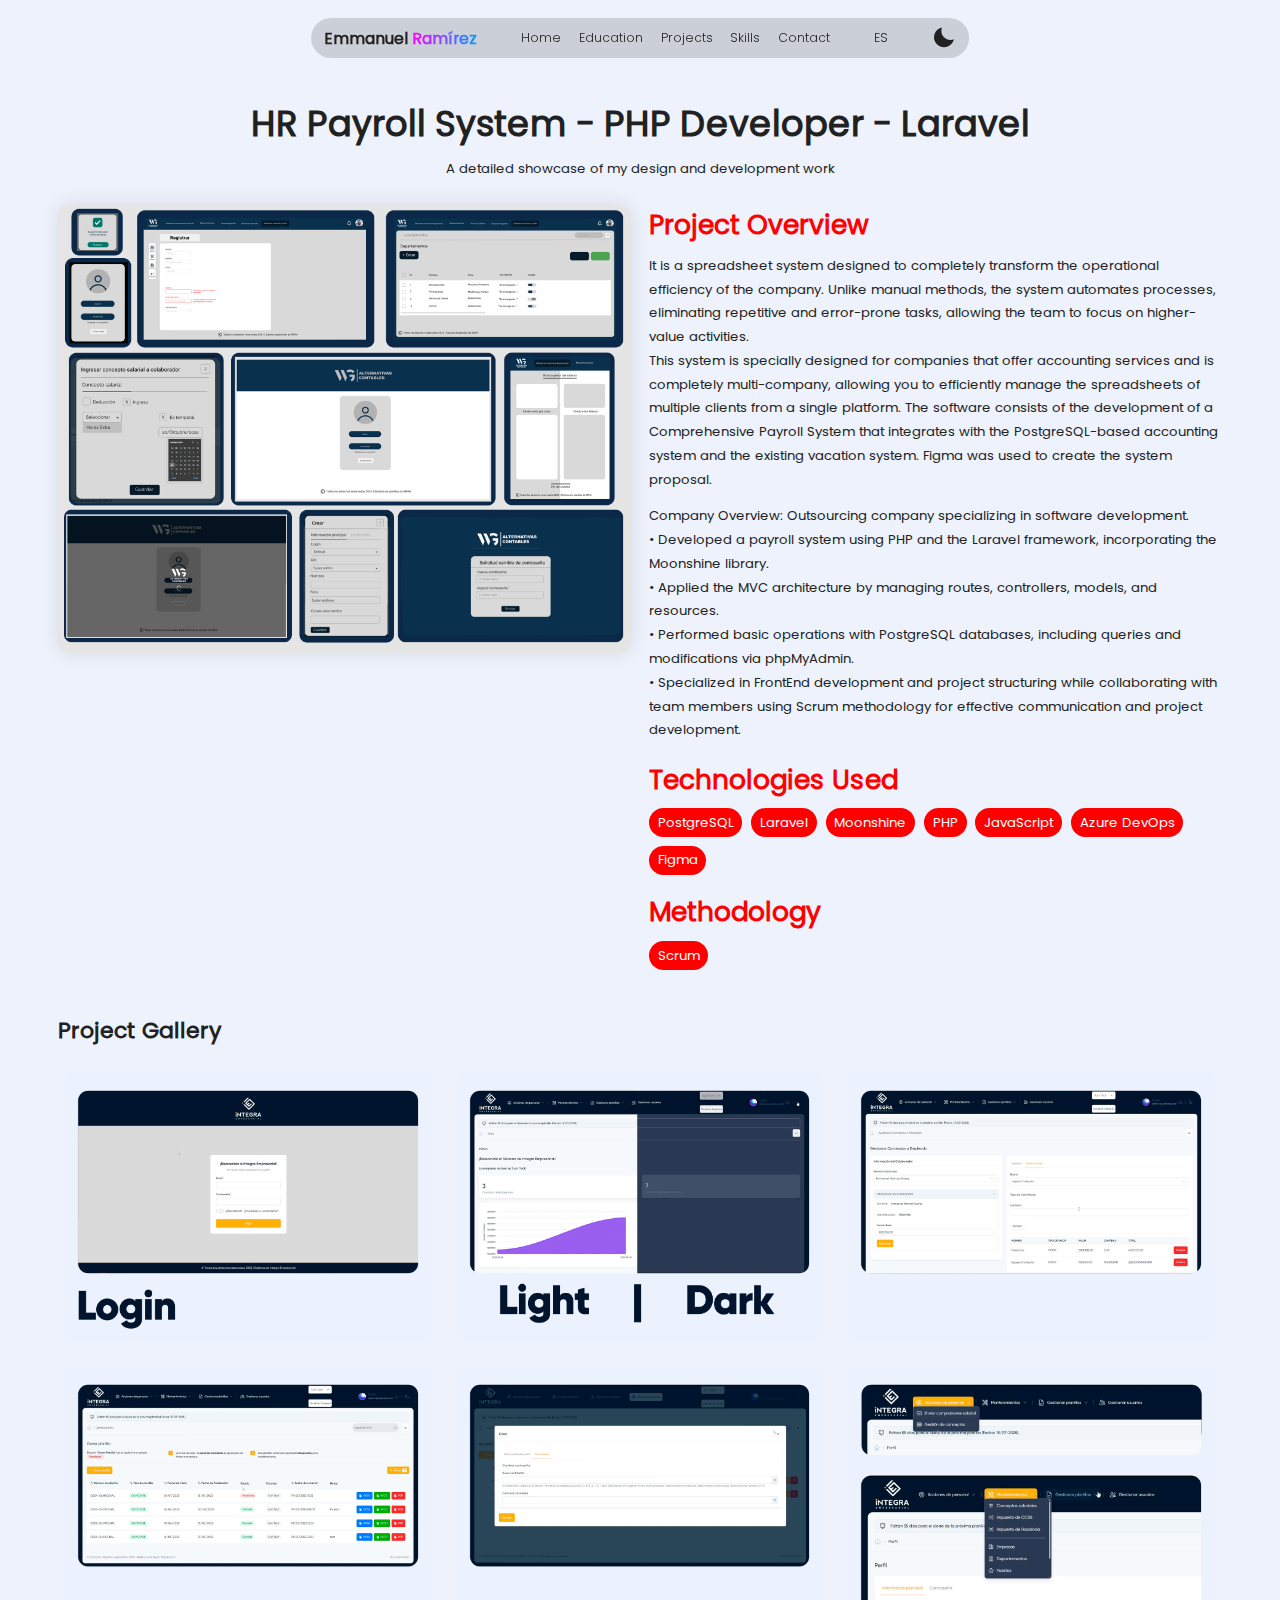
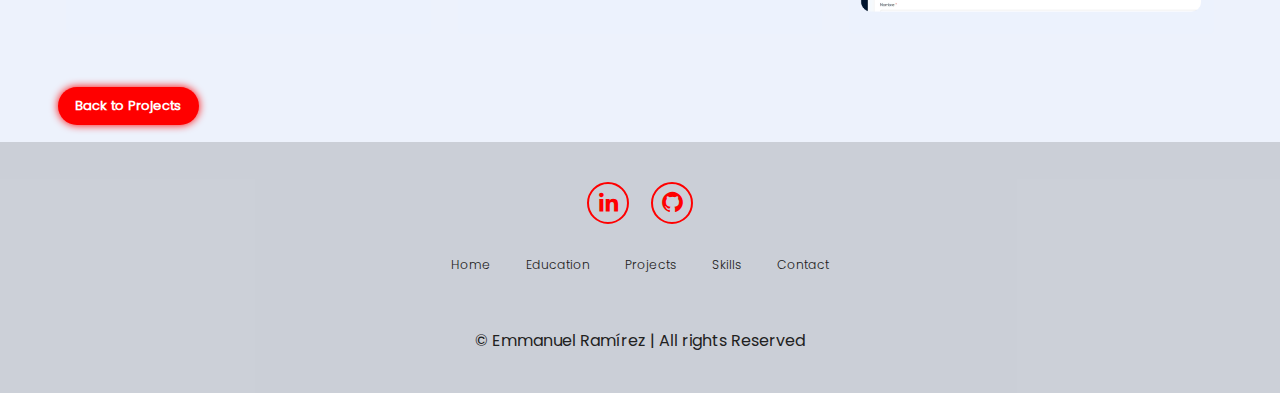
<file: project1.html>
<!DOCTYPE html>
<html lang="en">
<head>
    <meta charset="UTF-8">
    <meta name="viewport" content="width=device-width, initial-scale=1.0">
    <title>Project 1 | Emmanuel Ramírez Portfolio</title>
    <link rel="stylesheet" href="style.css">
    <link href='https://unpkg.com/boxicons@2.1.4/css/boxicons.min.css' rel='stylesheet'>
    <style>
        /* Estilos específicos para la página de proyecto */
        .project-content {
            padding: 2rem;
            max-width: 1200px;
            margin: 0 auto;
        }
        
        .project-header {
            margin-top:9rem;
            text-align: center;
            margin-bottom: 3rem;
        }
        
        .project-header p {
            font-size: 1.5rem;
        }
        
        .project-header h1 {
            font-size: 4rem;
            margin-bottom: 1rem;
        }
        
        .project-details {
            display: flex;
            flex-wrap: wrap;
            gap: 2rem;
            margin-bottom: 3rem;
        }
        
        .project-image {
            flex: 1;
            min-width: 300px;
        }
        
        .project-image img {
            width: 100%;
            border-radius: 10px;
            box-shadow: 0 0 20px rgba(0, 0, 0, 0.1);
        }
        
        .project-info {
            flex: 1;
            min-width: 300px;
        }
        
        .project-info h2 {
            font-size: 3rem;
            margin-bottom: 1rem;
            color: var(--main-color);
        }
        
        .project-description {
            margin-bottom: 2rem;
        }
        
        .project-description p {
            font-size: 1.5rem;
            line-height: 1.8;
        }
        
        .tech-stack {
            margin-bottom: 2rem;
        }
        
        .tech-stack ul {
            display: flex;
            flex-wrap: wrap;
            gap: 1rem;
            list-style: none;
            padding: 0;
        }
        
        .tech-stack li {
            background-color: var(--main-color);
            color: white;
            padding: 0.5rem 1rem;
            border-radius: 20px;
            font-size: 1.5rem;
        }
        
        .project-gallery {
            margin-top: 3rem;
        }

        .project-gallery h2{
            font-size: 2.5rem;
            margin-bottom: 2rem;
        }
        
        .gallery-grid {
            display: grid;
            grid-template-columns: repeat(auto-fill, minmax(300px, 1fr));
            gap: 1rem;
        }
        
        .gallery-item img {
            width: 100%;
            border-radius: 5px;
            transition: transform 0.3s ease;
        }
        
        .gallery-item img:hover {
            transform: scale(1.05);
        }
        
        .back-to-home {
            display: inline-block;
            margin-top: 5rem;
            background-color: var(--main-color);
            color: #fff;
            padding: 1rem 2rem;
            border-radius: 4rem;
            box-shadow: 0 0 1rem var(--main-color);
            font-size: 1.5rem;
            font-weight: 600;
            transition: 0.5s ease;
            text-decoration: none;
        }
        
        .back-to-home:hover {
            box-shadow: none;
        }
        
        @media (max-width: 768px) {
            .project-details {
                flex-direction: column;
            }
        }
    </style>
</head>
<body class="light-mode">
    <header class="header">
        <a href="index.html" class="logo">Emmanuel
            <span>Ramírez</span></a>

        <i class='bx bx-menu' id="menu-icon"></i>

        <nav class="navbar">
            <li>
            <a href="index.html#home" data-key="nav_home">Home</a>
            </li>
            <li>
            <a href="index.html#education" data-key="nav_education">Education</a>
            </li>
            <li>
            <a href="index.html#projects" data-key="nav_projects">Projects</a>
            </li>
            <li>
            <a href="index.html#skills" data-key="nav_skills">Skills</a>
            </li>
            <li>
            <a href="index.html#contact" data-key="nav_contact">Contact Me</a>
            </li>
        </nav>

        <li>
        <a href="#" id="language-toggle">ES</a>
        </li>
        
        <i class='bx bxs-moon' id="mode-icon" style="font-size: 24px; cursor: pointer;"></i>
    </header>

    <section class="project-content">
        <div class="project-header">
            <h1 data-key="p1_title">HR Payroll System - PHP Developer - Laravel</h1>
            <p data-key="p1_subtitle">A detailed showcase of my design and development work</p>
        </div>

        <div class="project-details">
            <div class="project-image">
                <img src="sistemaplanillas.png" alt="Project 1 main image">
            </div>
            <div class="project-info">
                <div class="project-description">
                    <h2 data-key="p1_overview_title">Project Overview</h2>
                    <p data-key="p1_desc_1">It is a spreadsheet system designed to completely transform the operational efficiency of the company. Unlike manual methods, the system automates processes, eliminating repetitive and error-prone tasks, allowing the team to focus on higher-value activities.</p>
                    <p data-key="p1_desc_2">This system is specially designed for companies that offer accounting services and is completely multi-company, allowing you to efficiently manage the spreadsheets of multiple clients from a single platform. The software consists of the development of a Comprehensive Payroll System that integrates with the PostgreSQL-based accounting system and the existing vacation system. Figma was used to create the system proposal.</p><br>
                    <p data-key="p1_desc_3">Company Overview: Outsourcing company specializing in software development.<br>
                         • Developed a payroll system using PHP and the Laravel framework, incorporating the Moonshine
                         library.<br>
                         • Applied the MVC architecture by managing routes, controllers, models, and resources.<br>
                         • Performed basic operations with PostgreSQL databases, including queries and modifications via
                         phpMyAdmin.<br>
                         • Specialized in FrontEnd development and project structuring while collaborating with team
                         members using Scrum methodology for effective communication and project development.</p>
                </div>
                
                <div class="tech-stack">
                    <h2 data-key="p1_tech_title">Technologies Used</h2>
                    <ul>
                        <li>PostgreSQL</li>
                        <li>Laravel</li>
                        <li>Moonshine</li>
                        <li>PHP</li>
                        <li>JavaScript</li>
                        <li>Azure DevOps</li>
                        <li>Figma</li>
                    </ul>
                </div>
                
                <div class="tech-stack">
                    <h2>Methodology</h2>
                    <ul>
                        <li>Scrum</li>
                    </ul>
                </div>
            </div>
        </div>
        
        <div class="project-gallery">
            <h2 data-key="p2_gallery_title">Project Gallery</h2>
            <div class="gallery-grid">
                <div class="gallery-item" style="display: flex; justify-content: center; align-items: center; padding: 1rem;">
                    <img src="login.png" alt="Performance Metrics" style="max-width: 100%; max-height: 300px; width: auto; height: auto; display: block;">
                </div>
                <div class="gallery-item" style="display: flex; justify-content: center; align-items: center; padding: 1rem;">
                    <img src="temas.png" alt="Performance Metrics" style="max-width: 100%; max-height: 300px; width: auto; height: auto; display: block;">
                </div>
                <div class="gallery-item" style="display: flex; justify-content: center; align-items: center; padding: 1rem;">
                    <img src="screen1.png" alt="Performance Metrics" style="max-width: 100%; max-height: 300px; width: auto; height: auto; display: block;">
                </div>
                <div class="gallery-item" style="display: flex; justify-content: center; align-items: center; padding: 1rem;">
                    <img src="screen2.png" alt="Performance Metrics" style="max-width: 100%; max-height: 300px; width: auto; height: auto; display: block;">
                </div>
                <div class="gallery-item" style="display: flex; justify-content: center; align-items: center; padding: 1rem;">
                    <img src="screen3.png" alt="Performance Metrics" style="max-width: 100%; max-height: 300px; width: auto; height: auto; display: block;">
                </div>
                <div class="gallery-item" style="display: flex; justify-content: center; align-items: center; padding: 1rem;">
                    <img src="opcionesmenu.png" alt="Performance Metrics" style="max-width: 100%; max-height: 300px; width: auto; height: auto; display: block;">
                </div>
            </div>
        </div>
        
        <a href="index.html#projects" class="back-to-home" data-key="back_to_projects">Back to Projects</a>
    </section>

    <footer class="footer">
        <div class="social">
            <a href="https://www.linkedin.com/in/emmanuel-ramírez-barquero-0a9726339"><i class='bx bxl-linkedin'></i></a>
            <a href="#"><i class='bx bxl-github'></i></a>
        </div>

        <ul class="list">
            <li>
                <a href="#home" data-key="nav_home" data-translate="home_footer">Home</a>
            </li>
            <li>
                <a href="#education" data-key="nav_education">Education</a>
            </li>
            <li>
                <a href="#projects" data-key="nav_projects">Projects</a>
            </li>
            <li>
                <a href="#skills" data-key="nav_skills">Skills</a>
            </li>
            <li>
                                <a href="#contact" data-key="nav_contact" data-translate="contact_me_footer">Contact Me</a>
            </li>
        </ul>
        <p class="copyright">
            © Emmanuel Ramírez | All rights Reserved
        </p>
    </footer>

    <script src="script.js"></script>
</body>
</html>
</file>
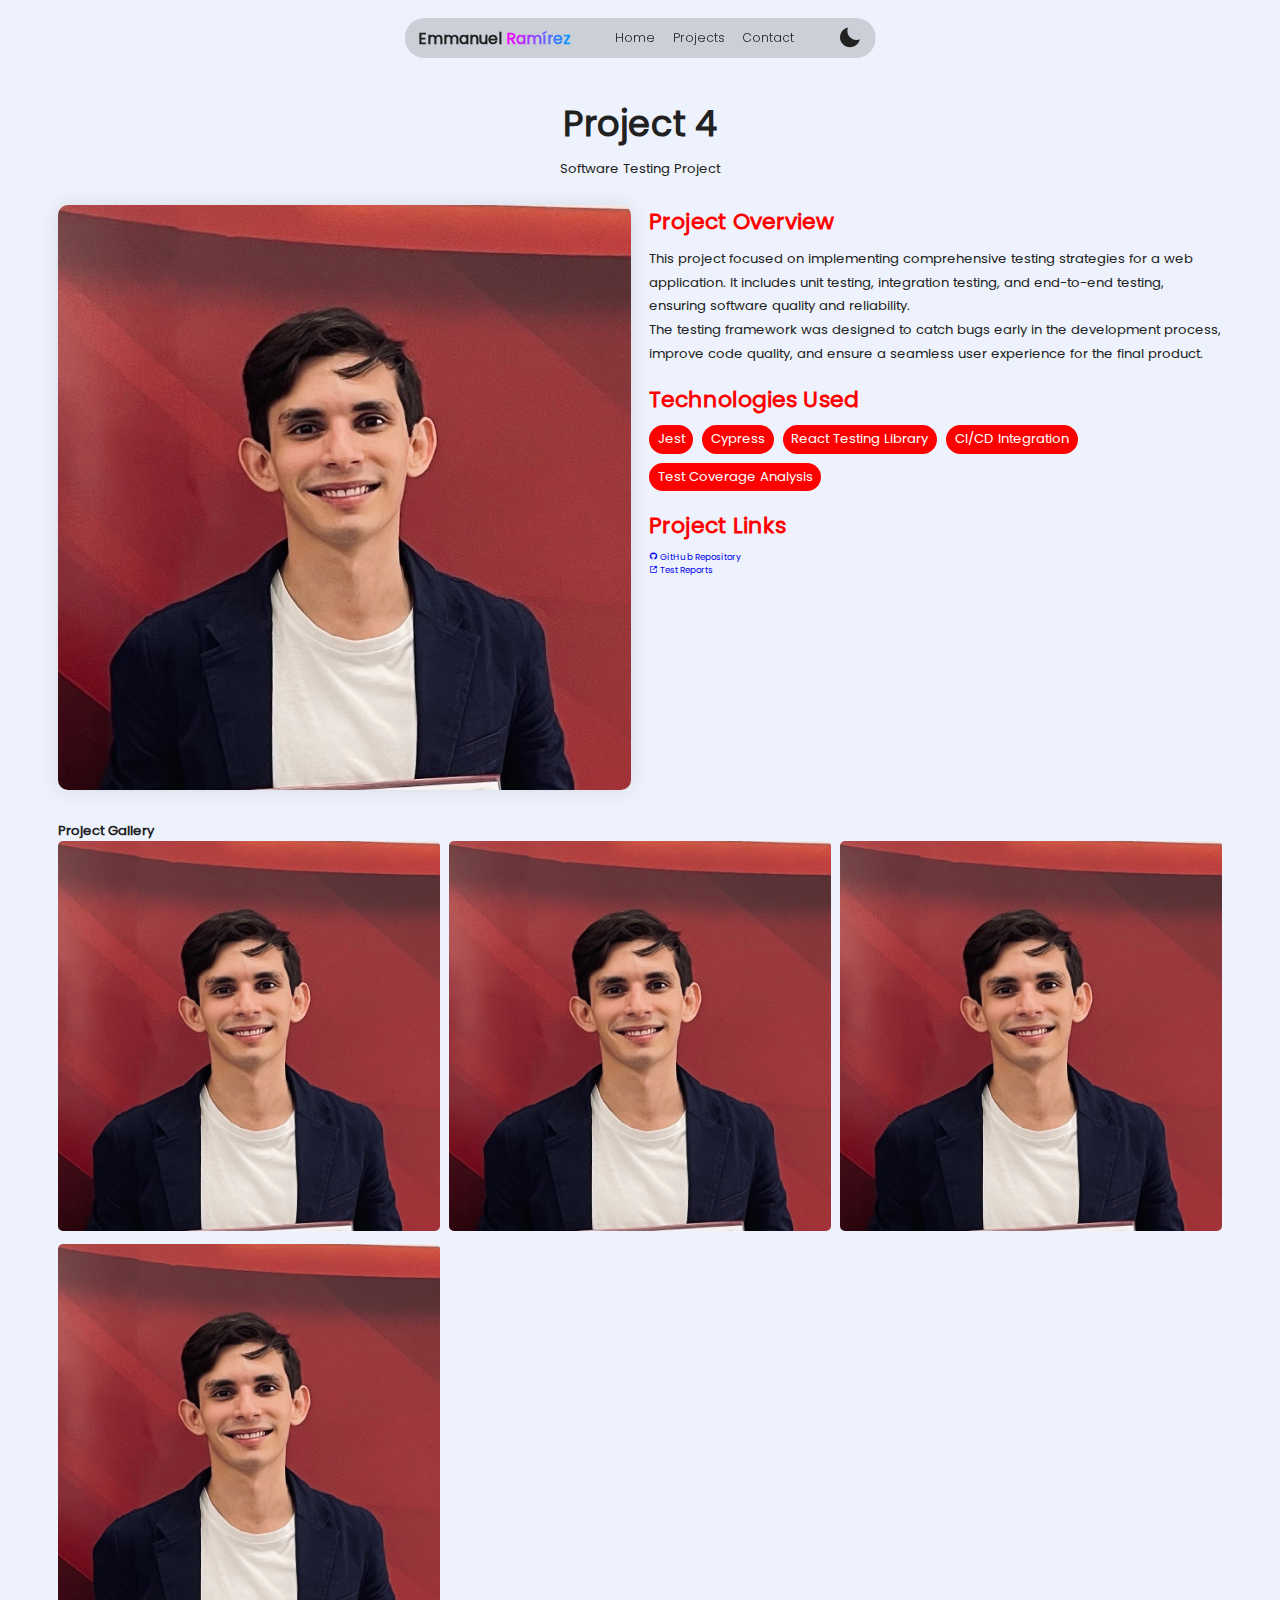
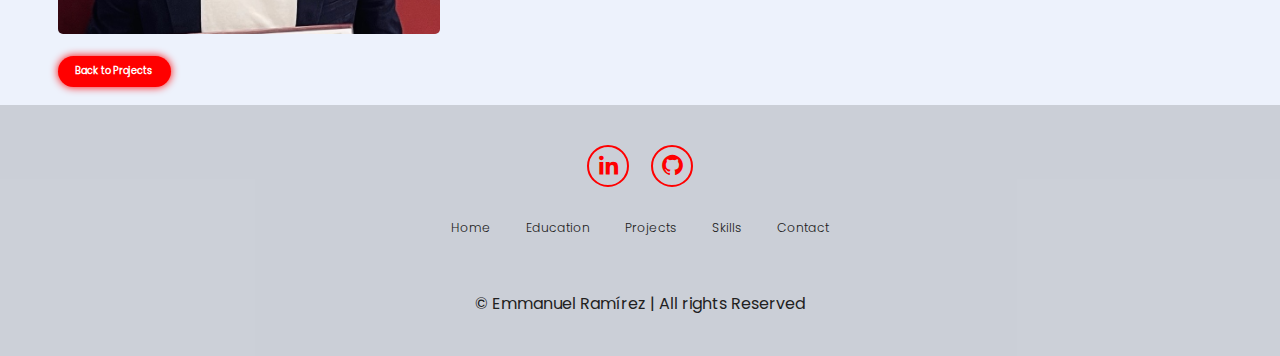
<file: project4.html>
<!DOCTYPE html>
<html lang="en">
<head>
    <meta charset="UTF-8">
    <meta name="viewport" content="width=device-width, initial-scale=1.0">
    <title>Project 4 | Emmanuel Ramírez Portfolio</title>
    <link rel="stylesheet" href="style.css">
    <link href='https://unpkg.com/boxicons@2.1.4/css/boxicons.min.css' rel='stylesheet'>
    <style>
        /* Estilos específicos para la página de proyecto */
        .project-content {
            padding: 2rem;
            max-width: 1200px;
            margin: 0 auto;
        }
        
        .project-header {
            margin-top: 9rem;
            text-align: center;
            margin-bottom: 3rem;
        }
        
        .project-header p {
            font-size: 1.5rem;
        }
        
        .project-header h1 {
            font-size: 4rem;
            margin-bottom: 1rem;
        }
        
        .project-details {
            display: flex;
            flex-wrap: wrap;
            gap: 2rem;
            margin-bottom: 3rem;
        }
        
        .project-image {
            flex: 1;
            min-width: 300px;
        }
        
        .project-image img {
            width: 100%;
            border-radius: 10px;
            box-shadow: 0 0 20px rgba(0, 0, 0, 0.1);
        }
        
        .project-info {
            flex: 1;
            min-width: 300px;
        }
        
        .project-info h2 {
            font-size: 2.5rem;
            margin-bottom: 1rem;
            color: var(--main-color);
        }
        
        .project-description {
            margin-bottom: 2rem;
        }
        
        .project-description p {
            font-size: 1.5rem;
            line-height: 1.8;
        }
        
        .tech-stack {
            margin-bottom: 2rem;
        }
        
        .tech-stack ul {
            display: flex;
            flex-wrap: wrap;
            gap: 1rem;
            list-style: none;
            padding: 0;
        }
        
        .tech-stack li {
            background-color: var(--main-color);
            color: white;
            padding: 0.5rem 1rem;
            border-radius: 20px;
            font-size: 1.5rem;
        }
        
        .project-gallery {
            margin-top: 3rem;
        }
        
        .gallery-grid {
            display: grid;
            grid-template-columns: repeat(auto-fill, minmax(300px, 1fr));
            gap: 1rem;
        }
        
        .gallery-item img {
            width: 100%;
            border-radius: 5px;
            transition: transform 0.3s ease;
        }
        
        .gallery-item img:hover {
            transform: scale(1.05);
        }
        
        .back-to-home {
            display: inline-block;
            margin-top: 2rem;
            background-color: var(--main-color);
            color: #fff;
            padding: 1rem 2rem;
            border-radius: 4rem;
            box-shadow: 0 0 1rem var(--main-color);
            font-size: 1.1rem;
            font-weight: 600;
            transition: 0.5s ease;
            text-decoration: none;
        }
        
        .back-to-home:hover {
            box-shadow: none;
        }
        
        @media (max-width: 768px) {
            .project-details {
                flex-direction: column;
            }
        }
    </style>
</head>
<body class="light-mode">
    <header class="header">
        <a href="index.html" class="logo">Emmanuel
            <span>Ramírez</span></a>

        <i class='bx bx-menu' id="menu-icon"></i>

        <nav class="navbar">
            <li>
                <a href="index.html">Home</a>
            </li>
            <li>
                <a href="index.html#projects" class="active">Projects</a>
            </li>
            <li>
                <a href="index.html#contact">Contact</a>
            </li>
        </nav>
        <i class='bx bxs-moon' id="mode-icon" style="font-size: 24px; cursor: pointer;"></i>
    </header>

    <section class="project-content">
        <div class="project-header">
            <h1>Project 4</h1>
            <p>Software Testing Project</p>
        </div>

        <div class="project-details">
            <div class="project-image">
                <img src="image.jpg" alt="Project 4 main image">
            </div>
            <div class="project-info">
                <div class="project-description">
                    <h2>Project Overview</h2>
                    <p>This project focused on implementing comprehensive testing strategies for a web application. It includes unit testing, integration testing, and end-to-end testing, ensuring software quality and reliability.</p>
                    <p>The testing framework was designed to catch bugs early in the development process, improve code quality, and ensure a seamless user experience for the final product.</p>
                </div>
                
                <div class="tech-stack">
                    <h2>Technologies Used</h2>
                    <ul>
                        <li>Jest</li>
                        <li>Cypress</li>
                        <li>React Testing Library</li>
                        <li>CI/CD Integration</li>
                        <li>Test Coverage Analysis</li>
                    </ul>
                </div>
                
                <div class="project-links">
                    <h2>Project Links</h2>
                    <p><a href="#" target="_blank"><i class='bx bxl-github'></i> GitHub Repository</a></p>
                    <p><a href="#" target="_blank"><i class='bx bx-link-external'></i> Test Reports</a></p>
                </div>
            </div>
        </div>
        
        <div class="project-gallery">
            <h2>Project Gallery</h2>
            <div class="gallery-grid">
                <div class="gallery-item">
                    <img src="image.jpg" alt="Test Coverage Report">
                </div>
                <div class="gallery-item">
                    <img src="image.jpg" alt="CI/CD Pipeline">
                </div>
                <div class="gallery-item">
                    <img src="image.jpg" alt="Bug Tracking Dashboard">
                </div>
                <div class="gallery-item">
                    <img src="image.jpg" alt="Performance Testing Results">
                </div>
            </div>
        </div>
        
        <a href="index.html#projects" class="back-to-home">Back to Projects</a>
    </section>

    <footer class="footer">
        <div class="social">
            <a href="#"><i class='bx bxl-linkedin'></i></a>
            <a href="#"><i class='bx bxl-github'></i></a>
        </div>

        <ul class="list">
            <li>
                <a href="#home" data-key="nav_home" data-translate="home_footer">Home</a>
            </li>
            <li>
                <a href="#education" data-key="nav_education">Education</a>
            </li>
            <li>
                <a href="#projects" data-key="nav_projects">Projects</a>
            </li>
            <li>
                <a href="#skills" data-key="nav_skills">Skills</a>
            </li>
            <li>
                                <a href="#contact" data-key="nav_contact" data-translate="contact_me_footer">Contact Me</a>
            </li>
        </ul>
        <p class="copyright">
            © Emmanuel Ramírez | All rights Reserved
        </p>
    </footer>
    
    <script src="script.js"></script>
</body>
</html>
</file>
<file: style.css>
@font-face {
    font-family: 'Poppins';
    src: url('fonts/Poppins-Regular.ttf') format('truetype');
    font-weight: 400;
    font-style: normal;
    font-display: swap;
}


@font-face {
    font-family: 'Poppins';
    src: url('fonts/Poppins-Light.ttf') format('truetype');
    font-weight: 300;
    font-style: normal;
    font-display: swap;
}


* {
    margin: 0;
    padding: 0;
    box-sizing: border-box;
    text-decoration: none;
    border: none;
    outline: none;
    scroll-behavior: smooth;
    list-style: none;
}

:root {
    --primary-color: #edf2fc;
    --secondary-color: #212121;
    --third-color: #ffffff;
    --text-color: white;
    --main-color: #ff0000;
    --third-bg-color: #1b0000;
    --background-image:url(backgroundblanco.png)center no-repeat;
    --font-color: linear-gradient(to right, rgb(255, 0, 255),rgb(0,157,255));
}

html{
    font-size: 60%;
    overflow-x: hidden;
}

body {
    font-family: 'Poppins', sans-serif;
    transition: all 0.3s ease;
    background-image: var(--background-image, none);
    background-color: var(--primary-color);
    color: var(--secondary-color);
    min-height: 100vh;
}


/* Tema Oscuro */
.dark-theme {
    --primary-color: #080808;
    --secondary-color: #ffffff;
    --third-color: rgba(30, 30, 30, 0.8);
    --navbar-bg: rgba(30, 30, 30, 0.8);
    --navbar-border: rgba(255, 255, 255, 0.1);
    --nav-hover: rgba(255, 255, 255, 0.1);
    --background-image: url(background.avif) center no-repeat;
}

/* Tema Claro */
.light-theme {
    --primary-color: #f8f9fa;
    --secondary-color: #333333;
    --third-color: rgba(255, 255, 255, 0.9);
    --navbar-bg: rgba(255, 255, 255, 0.85);
    --navbar-border: rgba(0, 0, 0, 0.08);
    --nav-hover: rgba(0, 0, 0, 0.04);
    --background-image: linear-gradient(135deg, #f5f7fa 0%, #e4e8f0 100%);
    --card-bg: rgba(255, 255, 255, 0.9);
    --card-shadow: 0 4px 6px rgba(0, 0, 0, 0.05);
}

.header{
    position: fixed;
    top:2rem;
    left: 50%;
    transform: translateX(-50%);
    display: flex;
    align-items: center;
    justify-content: center;
    gap: 5rem;
    background-color: rgba(70, 70, 70, 0.2);
    backdrop-filter: blur(10px);
    color: var(--secondary-color);
    padding: 0.9rem 1.5rem;
    border-radius: 3rem;
    z-index: 1000;
}

.logo{
    font-size: 1.8rem;
    color:var(--secondary-color);
    font-weight: 600;
    cursor: pointer;
    text-wrap: nowrap;
    transition: 0.3s ease-in-out;
}

.logo:hover{
    transform: scale(1,1);
}


.navbar{
    display: flex;
    gap: 2rem;
}

li a{
    font-size: 1.4rem;
    position: relative;
    color: var(--secondary-color);
    font-weight: 300;
}

#language-toggle {
    font-size: 1.4rem;
    color: var(--secondary-color);
    font-weight: 300;
    cursor: pointer;
    background: none;
    border: none;
}

li a::before{
    position: absolute;
    content: '';
    width: 0;
    left: 0;
    height: 3.5px;
    top: 20px;
    border-radius: 1rem;
    transition: 0.3s ease-in-out;
    background: linear-gradient(to right,rgb(0, 157, 255),rgb(255, 0, 255));
}

li a:hover::before{
    width: 100%;
}

#menu-icon{
    font-size: 2.6rem;
    color: var()var(--main-color);
    display: none;
}

#moon{
    font-size: 1.5rem;
    color: black;
}

#sun{
    font-size: 1.5rem;
    color: white;
}

section{
    min-height: 100vh;
    padding: 10rem 12% 10rem;
}

.home{
    display: flex;
    align-items: center;
    justify-content: center;
    gap: 15rem;
}

.home-content{
    display: flex;
    flex-direction: column;
    align-items: baseline;
    text-align: left;
    justify-content: left;
    margin-top: 3rem;
}

span{
    color:var(--main-color);
    background: linear-gradient(to right, rgb(255, 0, 255),rgb(0,157,255));
    background-clip: text;
    color: transparent;
    
}

.logo.span{
    color:var(--main-color);
}

.home-content h3{
    margin-bottom: 2rem;
    margin-top: 1rem;
    font-size: 3.5rem;
}

.home-content h1{
    font-size: 7rem;
    font-weight: 600;
    margin-top: 1.5rem;
    line-height: 1;
}

.home-img{
    border-radius: 50%;
}

.home-img img{
    position: relative;
    top: 3rem;
    width: 25vw;
    border-radius: 50%;
    box-shadow: 0 0 25px var(--main-color);
    cursor: pointer;
    transition: 0.4s ease-in-out;
}

.home-img img:hover{
    box-shadow: 0 0 25px var(--main-color),
                0 0 50px var(--main-color),
                0 0 100px var(--main-color);
}

.home-content p{
    font-size: 1.5rem;
    font-weight: 500;
    line-height: 1.8;
    max-width: 1000px;
}

.social-icons a{
    display: inline-flex;
    justify-content: center;
    align-items: center;
    width: 4.5rem;
    height: 4.5rem;
    background: transparent;
    border: 2px solid var(--main-color);
    font-size: 2.5rem;
    border-radius: 50%;
    color: var(--main-color);
    margin: 3rem 1.5rem 3rem 0;
    transition: 0.3s ease-in-out;
}

.social-icons a:hover{
    color:var(--text-color);
    transform: scale(1.3) translateY(-5px);
    box-shadow: 0 0 25px var(--main-color);
    background-color: var(--main-color);
}

.btn{
    display: inline-block;
    padding: 1rem 2.8rem;
    background: var(--main-color);
    box-shadow: 0 0 25px var(--main-color);
    border-radius: 4rem;
    font-size: 1.6rem;
    color: var(--primary-color);
    border: 2px solid transparent;
    letter-spacing: 0.1rem;
    font-weight: 600;
    transition: 0.3s ease-in-out;
    cursor: pointer;
}

.btn:hover{
    transform: scale(1.05);
    box-shadow: 0 0 50px var(--main-color);
}

.btn-group{
    display: flex;
    align-items: center;
    gap: 1.5rem;
}

.btn-group a:nth-last-of-type(2){
    background-color: var(--primary-color);
    color: var(--main-color);
    border: 2px solid var(--main-color);
    box-shadow: 0 0 25px transparent;
}

.btn-group a:nth-last-of-type(2):hover{
    box-shadow: 0 0 25px var(--main-color);
    background-color: var(--main-color);
    color: var(--primary-color);
}

.text-animation span{
    position: relative;
}

.text-animation .animated-word::before{
    content: '';
    color: var(--font-color);
    animation: words 20s infinite;
}

.text-animation .animated-word::after{
    content: "";
    background-color: var(--primary-color);
    position: absolute;
    width: calc(100% + 8px);
    height: 100%;
    border-left: 3px solid var(--primary-color);
    right: -8px;
    animation: cursor 0.6s infinite, typing 20s steps(14) infinite;
}

@keyframes cursor {
    to{
        border-left: 2px solid var(--main-color);
    }
}
@keyframes words {
    0%,
    20%{
        content: var(--word-1);
    }21%,
    40%{
        content: var(--word-2);
    }41%,
    60%{
        content: var(--word-3);
    }61%,
    100%{
        content: var(--word-4);
    }
}

@keyframes typing {
    10%,
    15%,
    30%,
    35%,
    50%,
    55%,
    70%,
    75%,
    90%
{
        width: 0;
    }
    5%,
    20%,
    25%,
    40%,
    45%,
    60%,
    65%{
        width: calc(100% + 8px);
    }
}



.heading{
    font-size: 8rem;
    text-align: center;
    margin: 5rem 0;
}


.education{
    background: var(--primary-color);
    
}

.education h2{
    margin-bottom: 5rem;
}

.timeline-items{
    max-width: 1200px;
    margin: auto;
    display: flex;
    flex-wrap: wrap;
    position: relative;
}

.timeline-items::before{
    content: "";
    position: absolute;
    width: 6px;
    height: 68%;
    background-color: var(--main-color);
    left: calc(50% - 1px);
    top: 2%;
}

.timeline-item{
   margin-bottom: 40px;
   width: 100%;
   position: relative; 
}

.timeline-item:last-child{
    margin-bottom: 0;
}

.timeline-item:nth-child(odd){
    padding-right: calc(50% + 30px);
    text-align: right;
}

.timeline-item:nth-child(even){
    padding-left: calc(50% + 30px);
}

.timeline-dot{
    height: 21px;
    width: 21px;
    background-color: var(--main-color);
    box-shadow: 0 0 25px var(--main-color),
                0 0 50px var(--main-color);
    position: absolute;
    left: calc(50% - 8px);
    border-radius: 50%;
    top: 10px;
}

.timeline-date{
    font-size: 20px;
    font-weight: 800;
    color: var(--secondary-color);
    margin: 6px 0 15px;;
}

.timeline-content{
    background-color: var(--primary-color);
    border: 3px solid var(--main-color);
    padding: 25px 40px;
    border-radius: 4rem;
    box-shadow: 0 0 10px var(--main-color);
    cursor: pointer;
    transition: 0.3s ease-in-out;
}

.timeline-content:hover{
    transform: scale(1.05);
    box-shadow: 0 0 25px var(--main-color);
}

.timeline-content h3{
    font-size: 20px;
    color: var(--secondary-color);
    margin: 0 0 10px;
    font-weight: 500;
}

.timeline-content p{
    color: var(--secondary-color);
    font-size: 14px;
    font-weight: 300;
    line-height: 22px;
}

::-webkit-scrollbar{
    width: 5px;
}

::-webkit-scrollbar-thumb{
    background-color: var(--main-color);
}

::-webkit-scrollbar-track{
    background-color: var(--bg-color);
    width: 50px;
}

.services{
    background: var(--primary-color);
    color: black;
}

.services h2{
    margin-bottom: 5rem;
    color: var(--secondary-color);
}

.services-container{
    display:grid;
    grid-template-columns: repeat(2,1fr);
    align-items: center;
    gap: 2.5rem;
}

.service-box{
    background-color: var(--main-color);
    height: 300px;
    border-radius: 3rem;
    border: 5px solid transparent;
    cursor: pointer;
    transition: 0.4s ease-in-out;
}

.service-box:hover{
    background: var(--primary-color);
    color: var(--secondary-color);
    border: 5px solid var(--main-color);
    transform: scale(1.03);
}

.service-box .service-info{
    display: flex;
    flex-direction: column;
    text-align: left;
    max-height: 200px;
    justify-content: left;
    align-items: baseline;
    padding: 5rem 5rem;
}

.service-info h4{
    font-size: 3rem;
    font-weight: 800;
    line-height: 2;
}

.service-info p{
    font-size: 1.6rem;
    font-weight: 600;
    max-height: 100px;
    line-height: 1.7;
    margin: auto;
}

.services2{
    background: var(--third-color);
    color: black;
}

.services2 h2{
    margin-bottom: 5rem;
    color: var(--text-color)
}

.services2-container{
    display: grid;
    grid-template-columns: repeat(3,1fr);
    align-items: center;
    gap: 2.5rem
}

.service2-box{
    display: flex;
    align-items: center;
    justify-content: center;
    background-color: var(--main-color);
    height: 600px;
    border-radius: 3rem;
    border: 5px solid transparent;
    cursor: pointer;
    transition: 0.4s ease-in-out;
}

.service2-box:hover{
    background: var(--third-bg-color);
    color: var(--main-color);
    border: 5px solid var(--main-color);
    transform: scale(1.03);
}

.service2-box .service2-info{
    height: 100%;
    display: flex;
    flex-direction: column;
    text-align: center;
    justify-content: center;
    align-items: center;
    padding: 5rem 5rem;
}

.service2-info h4{
    font-size: 4rem;
    margin: 2rem 0;
    font-weight: 800;
    
}

.service2-info p{
    font-size: 1.4rem;
    font-weight: 600;
    line-height: 1.7;
}

.service2-info i{
    font-size: 8rem;
}

.projects{
    background: var(--background-image);
    background-size: cover;
}

.projects h2{
    color: var(--text-color);
}

.projects-box{
    display: grid;
    grid-template-columns: repeat(3,1fr);
    place-items: center;
    margin: 5rem 0;
    gap: 3rem;
    row-gap: 5rem;
}

.project-card h3{
    margin-bottom: 2rem;
    color: var(--text-color)
}


.project-card p{
    margin-bottom: 2rem;
    color: var(--text-color)
}
    

.project-card{
    height: 600px;
    max-width: 450px;
    background-color: rgba(0, 0, 0, 0.3);
    backdrop-filter: blur(30px);
    border: 2px solid var(--main-color);
    border-radius: 5rem;
    display: flex;
    flex-direction: column;
    align-items: center;
    justify-content: center;
    text-align: center;
    gap: 2rem;
    padding: 5rem 2rem;
    overflow: hidden;
    cursor: pointer;
    box-shadow: 0 0 5px var(--main-color);
    transition: 0.4s ease;
}

.contact {
    background: var(--primary-color);
    padding: 5rem 0;
    width: 100%;
    box-sizing: border-box;
}

.contact h2 {
    margin-bottom: 3rem;
    color: var(--secondary-color);
    text-align: center;
}



.contact .input-group {
    display: flex;
    flex-wrap: wrap;
    justify-content: center;
    gap: 15px;
    margin: 0 auto 20px;
    padding: 0 15px;
    width: 100%;
    max-width: 800px;
}

.contact .input-box {
    flex: 1 1 100%;
    min-width: 0;
    display: flex;
    flex-direction: column;
    align-items: center;
}


.contact .input-box input {
    max-width: 100%;
    width: 100%;
    text-align: center;
}

@media (min-width: 768px) {
    .contact {
        padding: 5rem 5%;
        display: flex;
        flex-direction: column;
        align-items: center;
    }
    .contact form {
        width: 100%;
        max-width: 800px;
    }
    .contact .input-box {
        flex: 1 1 calc(50% - 8px);
        max-width: calc(50% - 8px);
        align-items: center;
    }
}

.contact .input-group-2 {
    width: 100%;
    max-width: 800px;
    margin: 0 auto;
    padding: 0 15px;
    display: flex;
    flex-direction: column;
    align-items: center;
    justify-content: center;
}

.contact form .input-box input,
.contact form .input-group-2 textarea {
    width: 100%;
    max-width: 100%;
    padding: 1.5rem;
    font-size: 1.6rem;
    color: var(--secondary-color);
    background: var(--primary-color);
    border-radius: .8rem;
    margin: .7rem 0;
    border: 2px solid;
    border-image: linear-gradient(to right, rgb(255, 0, 255), rgb(0, 157, 255)) 1;
    box-shadow: 0 0 25px transparent;
    transition: .3s ease-in-out;
    text-align: center;
}

.contact form .input-box input:focus,
.contact form .input-group-2 textarea:focus{
    box-shadow: 0 0 25px rgb(0, 157, 255);
}

.contact form .input-group-2 textarea {
    resize: none;
    height: 20rem;
    width: 100% !important;
    max-width: 100% !important;
    margin: 0 auto;
    display: block;
}

.contact form .btn {
    width: 80%;
    max-width: 300px;
    margin: 2rem auto 0;
    cursor: pointer;
    display: block;
}

.project-card:hover{
    box-shadow: 0 0 25px var(--main-color),
                0 0 50px var(--main-color);
    transform: scale(1.02);
}

/* Skills Section */
.skills {
    background: var(--third-color);
}

.skills h2 {
    margin-bottom: 3rem;
    color: var(--secondary-color);
}

.skills-category {
    margin-bottom: 5rem;
}

.skills-category:last-child {
    margin-bottom: 0;
}

.category-title {
    font-size: 2.8rem;
    color: var(--main-color);
    text-align: center;
    margin-bottom: 2.5rem;
}

.skills-container {
    display: grid;
    grid-template-columns: repeat(auto-fit, minmax(250px, 1fr));
    gap: 2.5rem;
}

.skill-box {
    background: var(--primary-color);
    padding: 3rem 2rem;
    border-radius: 2rem;
    text-align: center;
    border: 2px solid var(--main-color);
    transition: .4s ease-in-out;
    cursor: pointer;
}

.skill-box:hover {
    transform: scale(1.05);
    box-shadow: 0 0 25px var(--main-color);
    background: var(--main-color);
}

.skill-box i {
    font-size: 7rem;
    color: var(--main-color);
    transition: .4s ease-in-out;
}

.skill-box:hover i {
    color: var(--primary-color);
}

.skill-box h3 {
    font-size: 2.2rem;
    color: var(--secondary-color);
    transition: .4s ease-in-out;
}

.skill-box:hover h3 {
    color: var(--primary-color);
}

.project-card img{
    max-width: 18vw;
    object-fit: cover;
    border-radius: 5px;
}

.project-card h3{
    font-size: 3rem;
}

.project-card p{
    font-size: 1.6rem;
}


.footer{
    position: relative;
    bottom: 0;
    width: 100%;
    padding: 40px 0;
    background-color: rgba(70, 70, 70, 0.2);
}

.footer .social{
    text-align: center;
    padding-bottom: 25px;
    color: var(--main-color);
}

.footer .social a{
    font-size: 25px;
    color: var(--main-color);
    border: 2px solid var(--main-color);
    width: 42px;
    height: 42px;
    line-height: 42px;
    display: inline-block;
    text-align: center;
    border-radius: 50%;
    margin: 0 10px;
    transition: 0.3s ease-in-out;
}

.footer .social a:hover{
    transform: scale(1.2) translateY(-10px);
    background-color: var(--main-color);
    color: black;
    box-shadow: 0 0 25px var(--main-color);
}

.footer ul{
    margin-top: 0;
    padding: 0;
    font-size: 18px;
    line-height: 1.6;
    margin-bottom: 0;
    text-align: center;
}

.footer ul li a{
    color: var(--secondary-color);
    border-bottom: 3px solid transparent;
    transition: 0.3 ease-in-out;
}

.footer ul li a:hover{
    
}

.footer ul li{
    display: inline-block;
    padding: 0 15px;
}

.footer .copyright{
    margin-top: 50px;
    text-align: center;
    font-size: 16px;
    color: var(--secondary-color);
}

.tech-stack {
            margin-bottom: 2rem;
        }
        
        .tech-stack ul {
            display: flex;
            flex-wrap: wrap;
            gap: 1rem;
            list-style: none;
            padding: 0;
        }
        
        .tech-stack li {
            background-color: var(--main-color);
            color: white;
            padding: 0.5rem 1rem;
            border-radius: 20px;
            font-size: 1.5rem;
        }

@media(max-width:1285px){
    html{
        font-size: 55%;
    }
    .services-container{
        padding-bottom: 7rem;
        grid-template-columns: repeat(2,1fr);
        margin: 0 5rem;
    }
    .projects-box{
        grid-template-columns: repeat(2,1fr);
    }

    .projects-box img{
        min-width: 30vw;
    }
}
@media(max-width:991px){
    header{
        padding: 2rem 3%;
    }
    section{
        padding: 5rem 2% 2rem;
    }
    .timeline-items::before{
        left: 7px;
        height: 65%;
    }
    .timeline-item:nth-child(odd){
        padding-right: 0;
        text-align: left;
    }
    .timeline-item:nth-child(odd),.timeline-item:nth-child(even){
        padding-left: 37px;
    }
    .timeline-dot{
        left: 0;
    }
    .services{
        padding-bottom: 7rem;
    }
    .footer{
        padding: 2rem 3%;
    }

    @media(max-width:895px){
        .home-img img {
            width: 55vw;
            max-width: 300px;
            top: 0;
        }

        header #menu-icon{
            display: block;
        }
        
        .navbar {
            position: absolute;
            top: 100%;
            left: 50%;
            transform: translateX(-50%);
            margin-top: 1rem;
            width: 90%;
            max-width: 400px;
            padding: 1.5rem;
            flex-direction: column;
            text-align: center;
            background: var(--third-color);
            backdrop-filter: blur(20px);
            -webkit-backdrop-filter: blur(20px);
            border: 1px solid var(--navbar-border);
            color: var(--secondary-color);
            display: none;
            border-radius: 2rem;
            z-index: 1000;
            box-shadow: 0 4px 30px rgba(0, 0, 0, 0.1);
            transition: all 0.3s ease;
        }


        .navbar li {
            margin: 0.5rem 0;
            padding: 0.8rem 1.2rem;
            border-radius: 0.8rem;
            transition: all 0.3s ease;
        }
        .navbar li:hover {
            background: var(--nav-hover);
            transform: translateY(-2px);
        }

        .navbar.active{
            display: block;
        }
        

        
        .home{
            flex-direction: column-reverse;
            margin: 5rem 3.5rem;
            gap: .1rem;
        }

    
        .skills{
            padding-top: 3rem;
        }

        .education{
            padding: 3rem 3.5rem;
        }

        .projects{
            padding: 7rem 4rem;
        }

        .contact{
            padding: 7rem 4rem;
        }
        
        .home-content h3{
            font-size: 2rem;
        }

        .home-content h1{
            font-size: 5rem;
        }
        
        .home-img img{
            width: 50vm;
        }
        .services h2{
            margin-bottom: 2rem;
        }
        .services-container{
            grid-template-columns: repeat(1,1fr);
        }
        .services2 h2{
            margin-bottom: 3rem;
        }

        .services2-container{
            grid-template-columns: repeat(1,1fr);
        }

        .heading{
            font-size: 6rem;
            text-align: center;
            margin-top: 1rem;
            margin-bottom: 1rem;
        }

        .projects-box{
            grid-template-columns: repeat(1,1fr);
        }
        .projects-box img{
            min-width: 29rem;
        }

        .contact form{
            width: 100%;
            max-width: 800px;
            margin: 0 auto;  
        }

        .project-card{
            height: 500px;
            width: 320px;
            background-color: rgba(0, 0, 0, 0.3);
            backdrop-filter: blur(30px);
            border: 2px solid var(--main-color);
            border-radius: 5rem;
            display: flex;
            flex-direction: column;
            align-items: center;
            justify-content: center;
            text-align: center;
            gap: 1rem;
            padding: 1rem 1rem;
            overflow: hidden;
            cursor: pointer;
            box-shadow: 0 0 5px var(--main-color);
            transition: 0.4s ease;
        }

        .project-card p{
            font-size: 1.9rem;
        }

        .contact .btn {
        width: 80%;
        padding: 1rem;
        font-size: 1.5rem;
        display: block;
        margin: 0 auto;
    }
    
    .btn-group{
    display: flex;
    align-items: center;
    gap: 1rem;
}



    .contact form .input-box input,
.contact form .input-group-2 textarea{
    width: 100%;
    padding: 1.5rem;
    font-size: 1.6rem;
    color: var(--secondary-color);
    background: var(--primary-color);
    border-radius: .8rem;
    margin: .7rem 0;
    border: 2px solid;
    border-image: linear-gradient(to right, rgb(255, 0, 255), rgb(0, 157, 255)) 1;
    box-shadow: 0 0 25px transparent;
    transition: .3s ease-in-out;
}
    }
}

/* Estilos para la sección de habilidades en móviles */
@media (max-width: 768px) {
    .skills-category {
        margin: 0 auto 3rem;
        padding: 0 2rem;
        max-width: 100%;
    }
    

    
    .skills-container {
        display: grid;
        grid-template-columns: repeat(2, 1fr);
        gap: 1.5rem;
        padding: 0 1rem;
    }
    
    .skill-box {
        background: var(--primary-color);
        padding: 1.5rem 0.5rem;
        border-radius: 1.2rem;
        text-align: center;
        min-height: 140px;
        display: flex;
        flex-direction: column;
        align-items: center;
        justify-content: center;
        box-shadow: 0 4px 8px rgba(0, 0, 0, 0.15);
        transition: transform 0.3s ease;
    }
    
    .skill-box:hover {
        transform: translateY(-3px);
    }
    
    .skill-box i {
        font-size: 6.5rem;
        margin-bottom: 1.5rem;
        color: var(--main-color);
    }
    
    .skill-box h3 {
        font-size: 1.6rem;
        color: var(--secondary-color);
        margin: 0;
        font-weight: 600;
    }
    
    @media (max-width: 480px) {
        .skills-category {
            padding: 0 1.5rem;
        }
        
        .category-title {
            font-size: 2.5rem;
            margin-bottom: 2rem;
        }
        
        .skill-box {
            min-height: 130px;
            padding: 1.2rem 0.5rem;
        }
        
        .skill-box i {
            font-size: 5.5rem;
            margin-bottom: 1.5rem;
        }
        
        .skill-box h3 {
            font-size: 1.5rem;
        }
    }
    
    @media (max-width: 360px) {
        .skills-container {
            grid-template-columns: 1fr;
            max-width: 280px;
            margin: 0 auto;
        }
        
        .skill-box {
            min-height: 120px;
            padding: 1.5rem 1rem;
        }
        
        .category-title {
            font-size: 2.2rem;
        }
    }
}

/* Estilos responsivos para la sección de contacto en móviles */
@media (max-width: 768px) {
    .contact {
        padding: 5rem 2rem;
    }
    
    .contact form {
        padding: 0;
    }
    
    .contact form .input-group .input-box {
        min-width: 100%;
        width: 100%;
    }
    
    .contact input,
    .contact textarea {
        width: 100%;
        font-size: 1.5rem;
        padding: 1.2rem;
    }
    
    .contact textarea {
        height: 18rem;
    }
    
    .contact .btn {
        width: 100%;
        max-width: 100%;
    }
}

@media (max-width: 480px) {
    .contact {
        padding: 7rem 3rem 3rem;
    }
    
    .contact input,
    .contact textarea {
        font-size: 1.4rem;
        padding: 1rem;
    }
    
    .contact textarea {
        height: 19rem;
    }
    
    .contact .btn {
        font-size: 1.6rem;
        padding: 1rem;
    }
}
</file>
